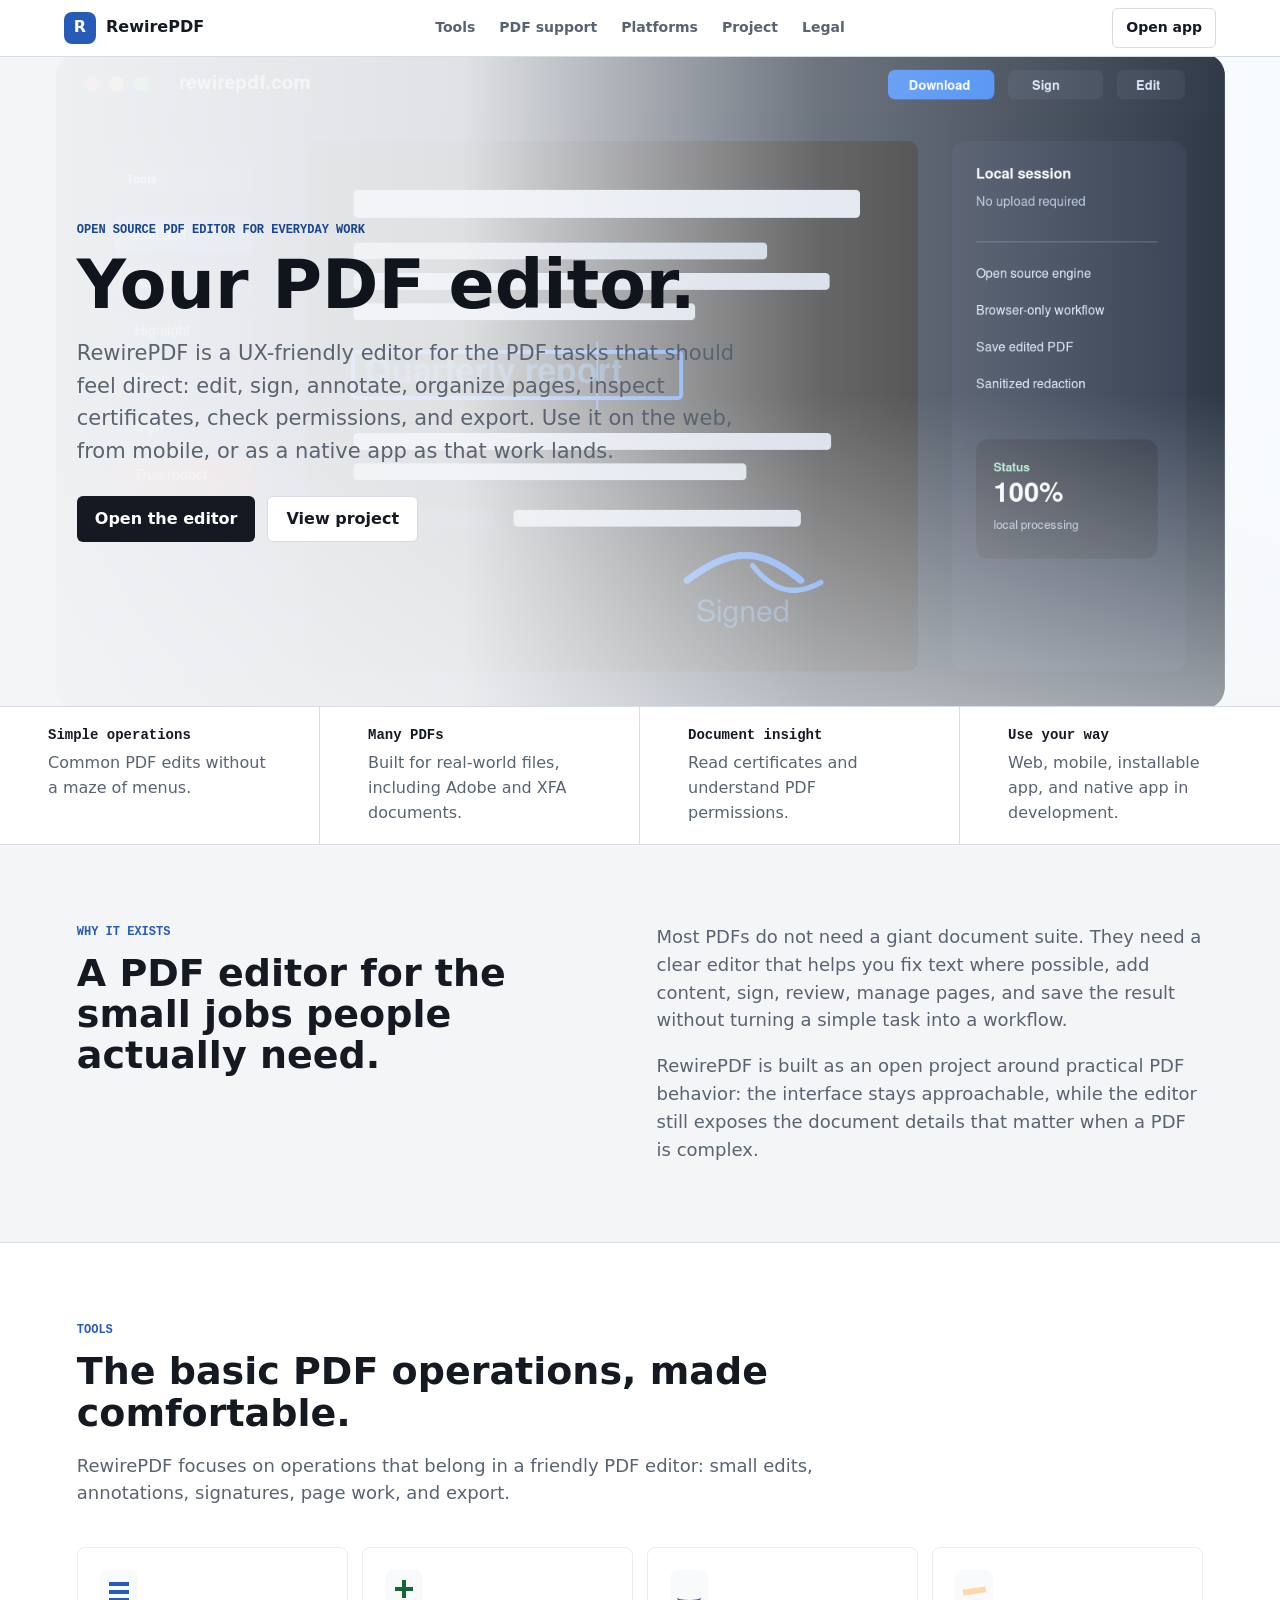
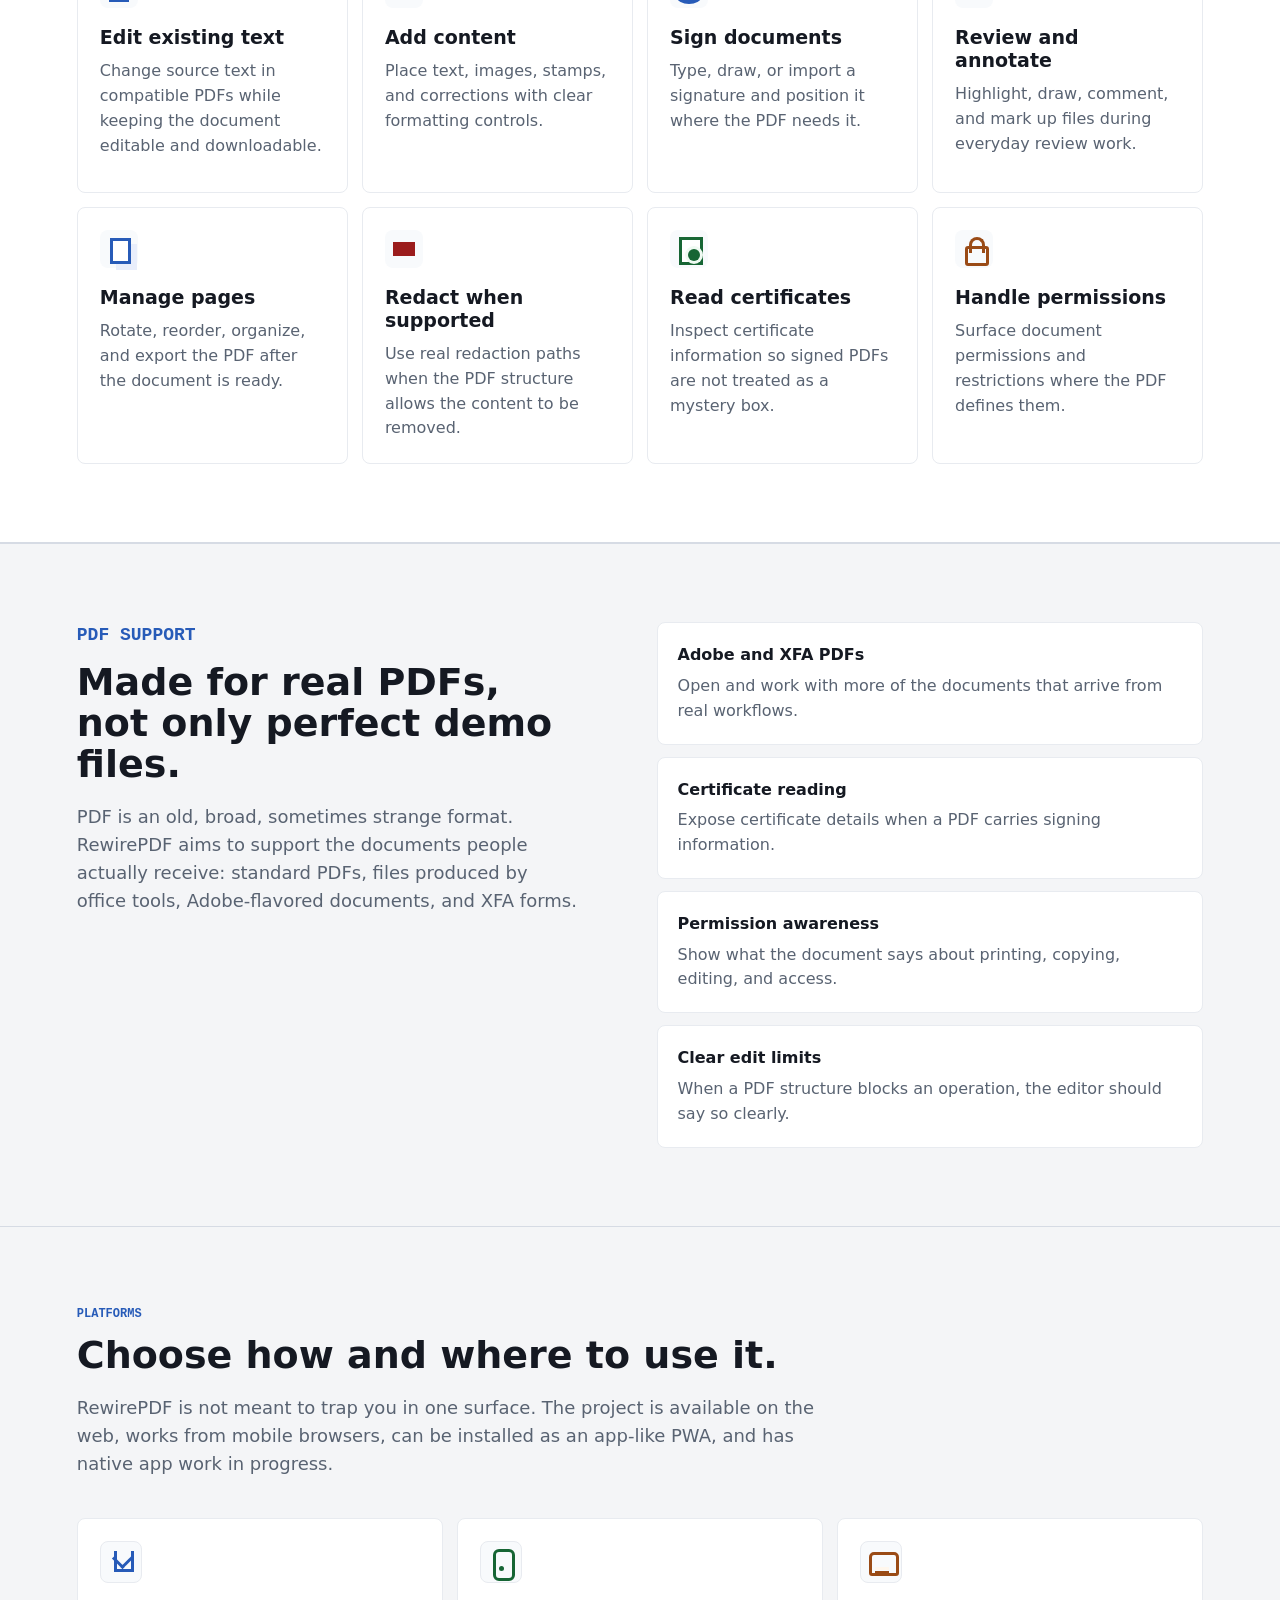
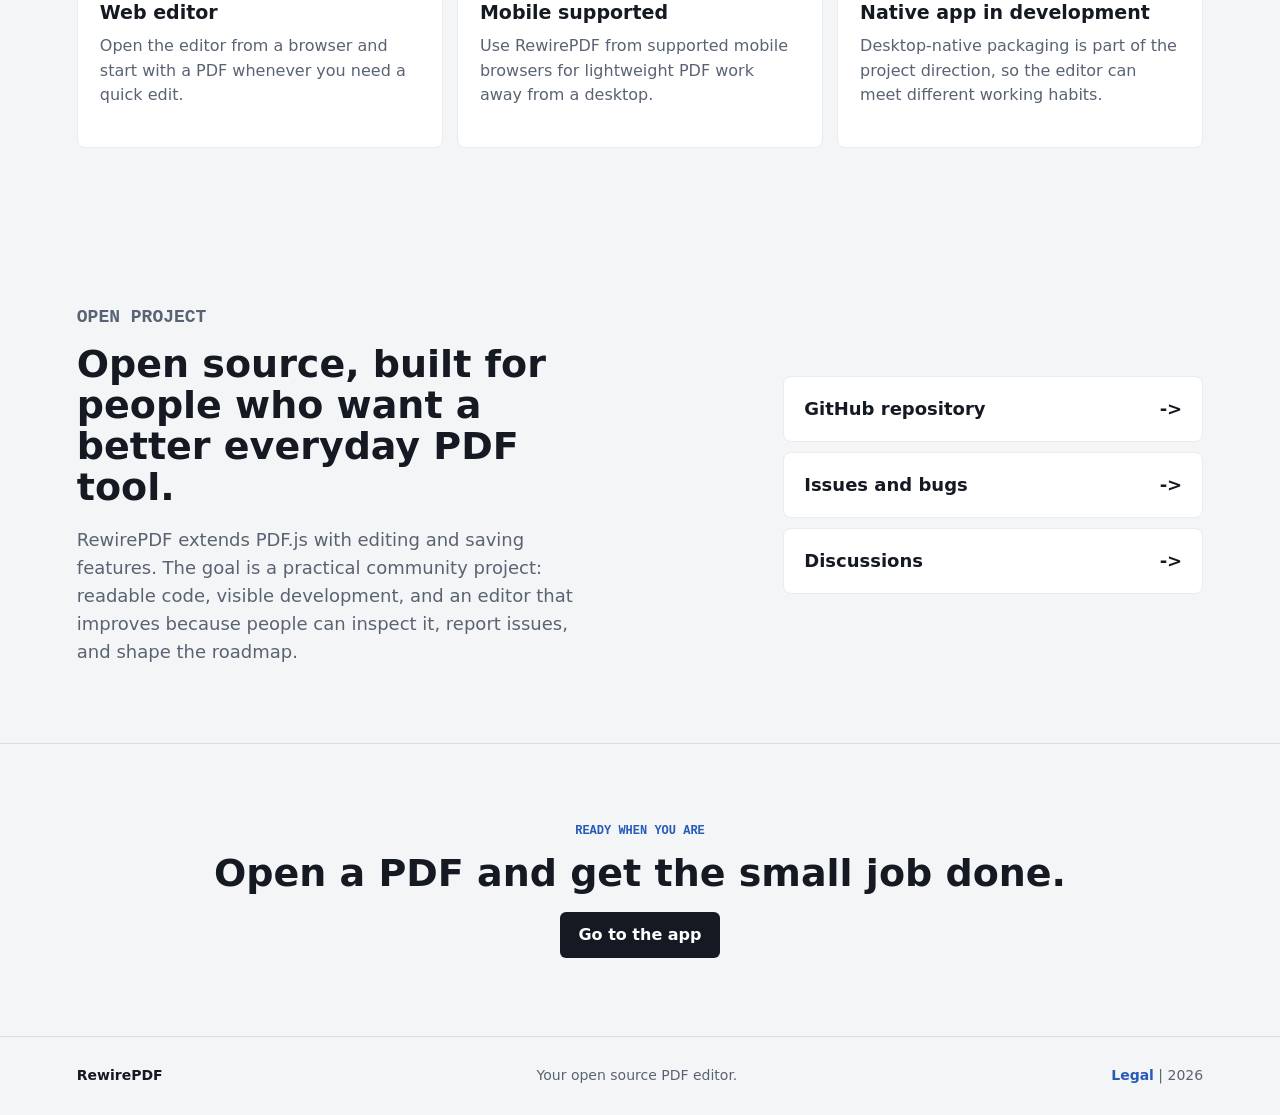
<file: index.html>
<!doctype html>
<html lang="en">
  <head>
    <meta charset="utf-8" />
    <meta name="viewport" content="width=device-width, initial-scale=1" />
    <title>RewirePDF - Your open source PDF editor</title>
    <meta
      name="description"
      content="RewirePDF is a UX-friendly open source PDF editor for everyday PDF operations across web, mobile, and native app work in progress. Edit, sign, organize, inspect certificates, read permissions, and work with many PDFs including Adobe/XFA documents."
    />
    <meta property="og:title" content="RewirePDF" />
    <meta
      property="og:description"
      content="Your open source PDF editor for simple PDF operations, many document types, certificate reading, permissions, web, mobile, and native app work in progress."
    />
    <meta property="og:type" content="website" />
    <meta property="og:image" content="/assets/editor-preview.png" />
    <link rel="canonical" href="https://rewirepdf.com/" />
    <link rel="icon" href="assets/favicon.svg" type="image/svg+xml" />
    <link rel="preload" as="image" href="assets/editor-preview.png" />
    <link rel="stylesheet" href="styles.css" />
  </head>
  <body>
    <header class="site-header">
      <a class="brand" href="#top" aria-label="RewirePDF home">
        <span class="brand-mark" aria-hidden="true">R</span>
        <span>RewirePDF</span>
      </a>
      <nav class="nav" aria-label="Main navigation">
        <a href="#tools">Tools</a>
        <a href="#documents">PDF support</a>
        <a href="#platforms">Platforms</a>
        <a href="#opensource">Project</a>
        <a href="legal.html">Legal</a>
      </nav>
      <div class="header-tools">
        <a class="header-action" href="https://app.rewirepdf.com">Open app</a>
      </div>
    </header>

    <main id="top">
      <section class="hero" aria-labelledby="hero-title">
        <img
          class="hero-image"
          src="assets/editor-preview.png"
          alt="Preview of the RewirePDF editor interface"
          width="1600"
          height="950"
        />
        <div class="hero-shade" aria-hidden="true"></div>
        <div class="hero-content">
          <p class="eyebrow">Open source PDF editor for everyday work</p>
          <h1 id="hero-title">Your PDF editor.</h1>
          <p class="hero-copy">
            RewirePDF is a UX-friendly editor for the PDF tasks that should feel
            direct: edit, sign, annotate, organize pages, inspect certificates,
            check permissions, and export. Use it on the web, from mobile, or as
            a native app as that work lands.
          </p>
          <div class="hero-actions" aria-label="Primary actions">
            <a class="button primary" href="https://app.rewirepdf.com">Open the editor</a>
            <a class="button secondary" href="https://github.com/RabbitHols/pdf.js">View project</a>
          </div>
        </div>
      </section>

      <section class="trust-strip" aria-label="Key points">
        <div>
          <strong>Simple operations</strong>
          <span>Common PDF edits without a maze of menus.</span>
        </div>
        <div>
          <strong>Many PDFs</strong>
          <span>Built for real-world files, including Adobe and XFA documents.</span>
        </div>
        <div>
          <strong>Document insight</strong>
          <span>Read certificates and understand PDF permissions.</span>
        </div>
        <div>
          <strong>Use your way</strong>
          <span>Web, mobile, installable app, and native app in development.</span>
        </div>
      </section>

      <section class="section intro" aria-labelledby="intro-title">
        <div class="section-copy">
          <p class="eyebrow">Why it exists</p>
          <h2 id="intro-title">A PDF editor for the small jobs people actually need.</h2>
        </div>
        <div class="intro-text">
          <p>
            Most PDFs do not need a giant document suite. They need a clear
            editor that helps you fix text where possible, add content, sign,
            review, manage pages, and save the result without turning a simple
            task into a workflow.
          </p>
          <p>
            RewirePDF is built as an open project around practical PDF behavior:
            the interface stays approachable, while the editor still exposes the
            document details that matter when a PDF is complex.
          </p>
        </div>
      </section>

      <section class="section feature-band" id="tools" aria-labelledby="tools-title">
        <div class="section-heading">
          <p class="eyebrow">Tools</p>
          <h2 id="tools-title">The basic PDF operations, made comfortable.</h2>
          <p>
            RewirePDF focuses on operations that belong in a friendly PDF editor:
            small edits, annotations, signatures, page work, and export.
          </p>
        </div>
        <div class="feature-grid">
          <article class="feature-card">
            <span class="icon text-icon" aria-hidden="true"></span>
            <h3>Edit existing text</h3>
            <p>
              Change source text in compatible PDFs while keeping the document
              editable and downloadable.
            </p>
          </article>
          <article class="feature-card">
            <span class="icon add-icon" aria-hidden="true"></span>
            <h3>Add content</h3>
            <p>
              Place text, images, stamps, and corrections with clear formatting
              controls.
            </p>
          </article>
          <article class="feature-card">
            <span class="icon sign-icon" aria-hidden="true"></span>
            <h3>Sign documents</h3>
            <p>
              Type, draw, or import a signature and position it where the PDF
              needs it.
            </p>
          </article>
          <article class="feature-card">
            <span class="icon mark-icon" aria-hidden="true"></span>
            <h3>Review and annotate</h3>
            <p>
              Highlight, draw, comment, and mark up files during everyday review
              work.
            </p>
          </article>
          <article class="feature-card">
            <span class="icon pages-icon" aria-hidden="true"></span>
            <h3>Manage pages</h3>
            <p>
              Rotate, reorder, organize, and export the PDF after the document
              is ready.
            </p>
          </article>
          <article class="feature-card">
            <span class="icon redact-icon" aria-hidden="true"></span>
            <h3>Redact when supported</h3>
            <p>
              Use real redaction paths when the PDF structure allows the content
              to be removed.
            </p>
          </article>
          <article class="feature-card">
            <span class="icon cert-icon" aria-hidden="true"></span>
            <h3>Read certificates</h3>
            <p>
              Inspect certificate information so signed PDFs are not treated as
              a mystery box.
            </p>
          </article>
          <article class="feature-card">
            <span class="icon permission-icon" aria-hidden="true"></span>
            <h3>Handle permissions</h3>
            <p>
              Surface document permissions and restrictions where the PDF defines
              them.
            </p>
          </article>
        </div>
      </section>

      <section class="section document-support" id="documents" aria-labelledby="documents-title">
        <div class="support-panel">
          <p class="eyebrow">PDF support</p>
          <h2 id="documents-title">Made for real PDFs, not only perfect demo files.</h2>
          <p>
            PDF is an old, broad, sometimes strange format. RewirePDF aims to
            support the documents people actually receive: standard PDFs, files
            produced by office tools, Adobe-flavored documents, and XFA forms.
          </p>
        </div>
        <ul class="support-list" aria-label="Supported document capabilities">
          <li>
            <strong>Adobe and XFA PDFs</strong>
            <span>Open and work with more of the documents that arrive from real workflows.</span>
          </li>
          <li>
            <strong>Certificate reading</strong>
            <span>Expose certificate details when a PDF carries signing information.</span>
          </li>
          <li>
            <strong>Permission awareness</strong>
            <span>Show what the document says about printing, copying, editing, and access.</span>
          </li>
          <li>
            <strong>Clear edit limits</strong>
            <span>When a PDF structure blocks an operation, the editor should say so clearly.</span>
          </li>
        </ul>
      </section>

      <section class="section platforms pwa" id="platforms" aria-labelledby="platforms-title">
        <div class="section-heading">
          <p class="eyebrow">Platforms</p>
          <h2 id="platforms-title">Choose how and where to use it.</h2>
          <p>
            RewirePDF is not meant to trap you in one surface. The project is
            available on the web, works from mobile browsers, can be installed
            as an app-like PWA, and has native app work in progress.
          </p>
        </div>
        <div class="pwa-grid">
          <article class="pwa-card">
            <span class="pwa-icon web-icon" aria-hidden="true"></span>
            <h3>Web editor</h3>
            <p>
              Open the editor from a browser and start with a PDF whenever you
              need a quick edit.
            </p>
          </article>
          <article class="pwa-card">
            <span class="pwa-icon mobile-icon" aria-hidden="true"></span>
            <h3>Mobile supported</h3>
            <p>
              Use RewirePDF from supported mobile browsers for lightweight PDF
              work away from a desktop.
            </p>
          </article>
          <article class="pwa-card">
            <span class="pwa-icon native-icon" aria-hidden="true"></span>
            <h3>Native app in development</h3>
            <p>
              Desktop-native packaging is part of the project direction, so the
              editor can meet different working habits.
            </p>
          </article>
        </div>
      </section>

      <section class="section opensource" id="opensource" aria-labelledby="opensource-title">
        <div>
          <p class="eyebrow">Open project</p>
          <h2 id="opensource-title">Open source, built for people who want a better everyday PDF tool.</h2>
          <p>
            RewirePDF extends PDF.js with editing and saving features. The goal
            is a practical community project: readable code, visible development,
            and an editor that improves because people can inspect it, report
            issues, and shape the roadmap.
          </p>
        </div>
        <div class="source-actions" aria-label="Project links">
          <a class="source-link" href="https://github.com/RabbitHols/pdf.js">
            <span>GitHub repository</span>
            <span aria-hidden="true">-></span>
          </a>
          <a class="source-link" href="https://github.com/RabbitHols/pdf.js/issues">
            <span>Issues and bugs</span>
            <span aria-hidden="true">-></span>
          </a>
          <a class="source-link" href="https://github.com/RabbitHols/pdf.js/discussions">
            <span>Discussions</span>
            <span aria-hidden="true">-></span>
          </a>
        </div>
      </section>

      <section class="section final-cta" aria-labelledby="final-title">
        <p class="eyebrow">Ready when you are</p>
        <h2 id="final-title">Open a PDF and get the small job done.</h2>
        <a class="button primary" href="https://app.rewirepdf.com">Go to the app</a>
      </section>
    </main>

    <footer class="site-footer">
      <span>RewirePDF</span>
      <span>Your open source PDF editor.</span>
      <span><a href="legal.html">Legal</a> | <span id="year"></span></span>
    </footer>

    <script src="script.js"></script>
  </body>
</html>
</file>
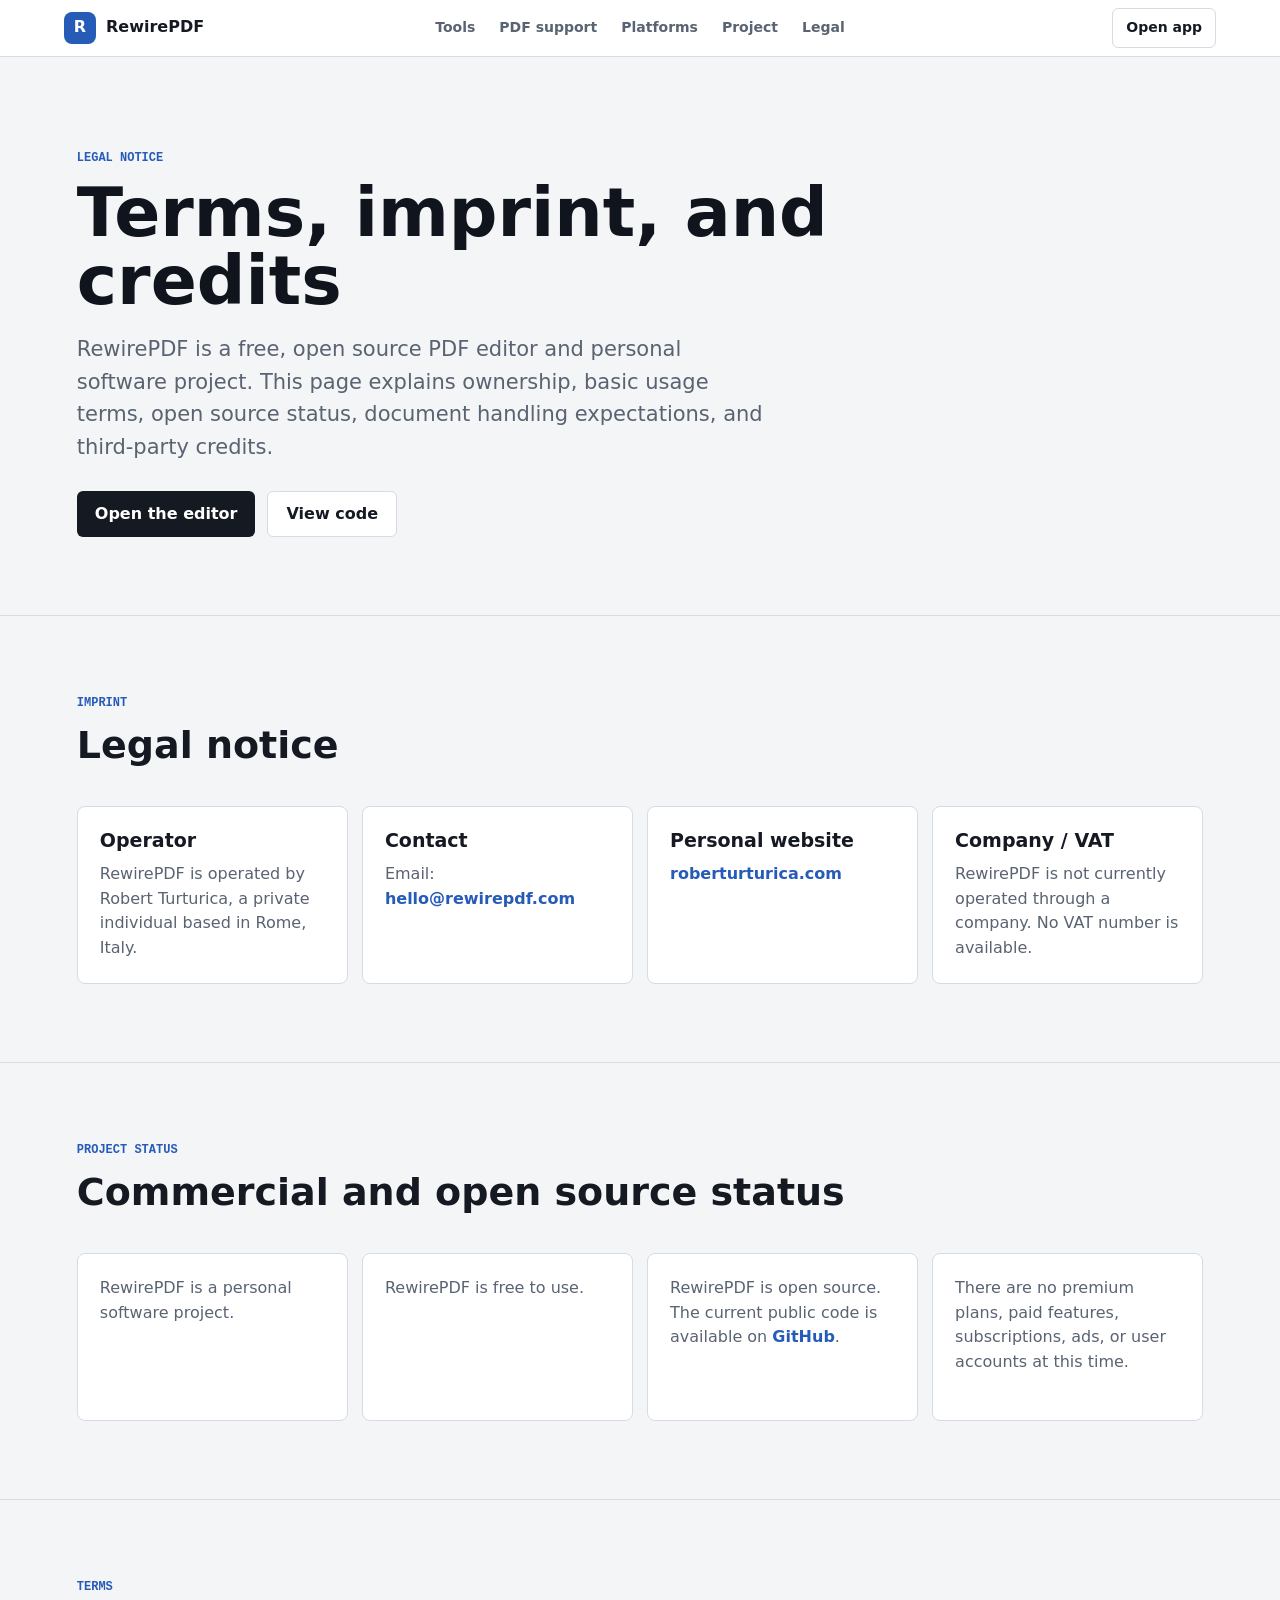
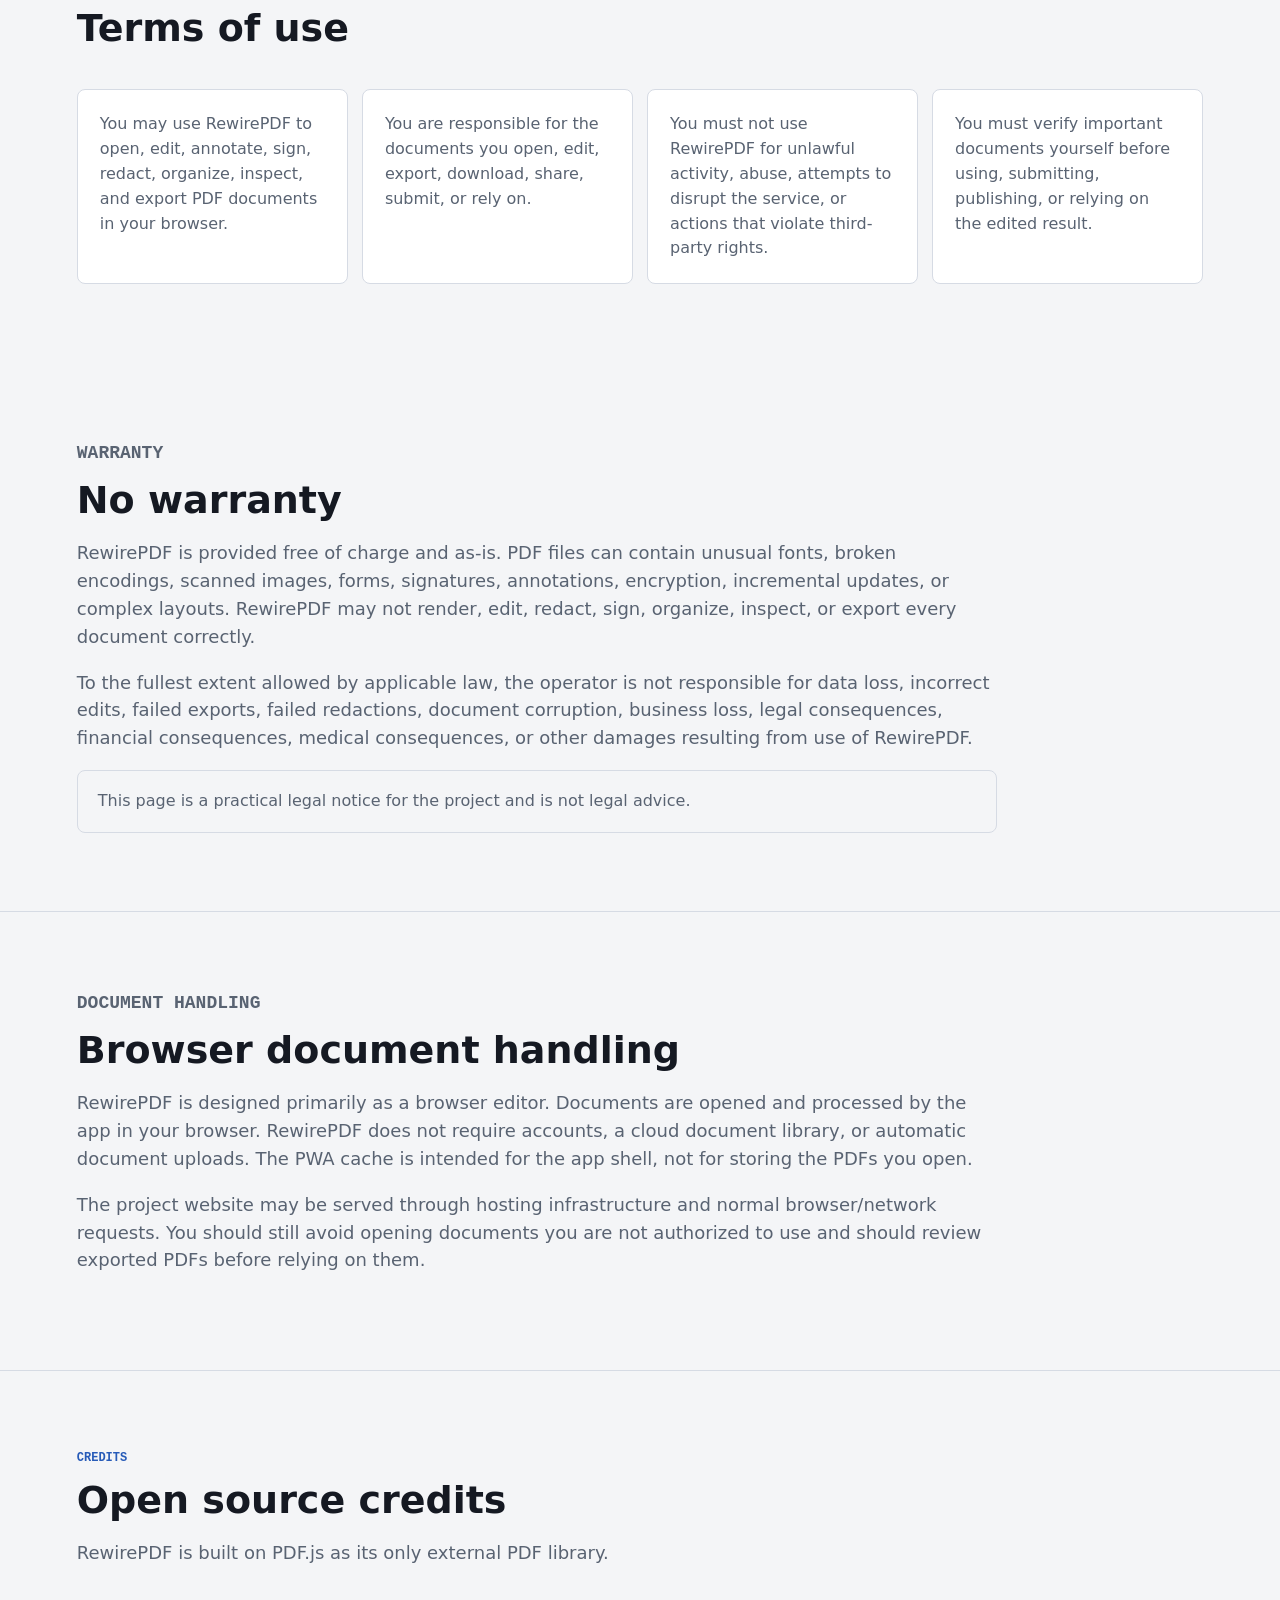
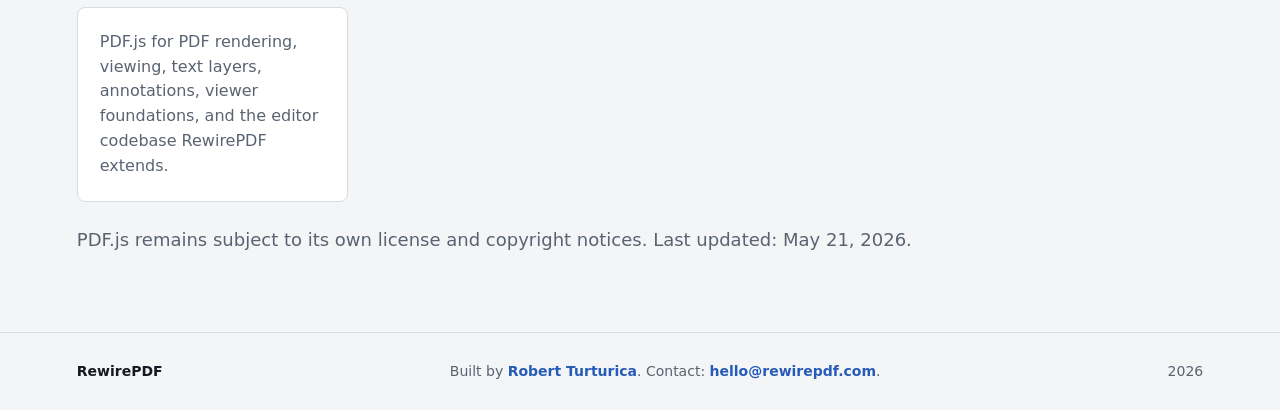
<file: legal.html>
<!doctype html>
<html lang="en">
  <head>
    <meta charset="utf-8" />
    <meta name="viewport" content="width=device-width, initial-scale=1" />
    <title>Legal Notice, Terms, and Credits - RewirePDF</title>
    <meta
      name="description"
      content="Legal notice, basic terms of use, ownership, open source status, document handling summary, and third-party credits for RewirePDF."
    />
    <meta name="robots" content="index, follow" />
    <meta property="og:title" content="Legal Notice, Terms, and Credits - RewirePDF" />
    <meta
      property="og:description"
      content="RewirePDF is a free, open source PDF editor operated as a personal software project."
    />
    <meta property="og:type" content="website" />
    <meta property="og:url" content="https://rewirepdf.com/legal.html" />
    <meta property="og:image" content="https://rewirepdf.com/assets/editor-preview.png" />
    <meta name="twitter:card" content="summary_large_image" />
    <meta name="twitter:title" content="Legal Notice, Terms, and Credits - RewirePDF" />
    <meta
      name="twitter:description"
      content="Legal notice, terms of use, and open source credits for RewirePDF."
    />
    <meta name="twitter:image" content="https://rewirepdf.com/assets/editor-preview.png" />
    <link rel="canonical" href="https://rewirepdf.com/legal.html" />
    <link rel="icon" href="assets/favicon.svg" type="image/svg+xml" />
    <link rel="stylesheet" href="styles.css" />
  </head>
  <body>
    <header class="site-header">
      <a class="brand" href="index.html" aria-label="RewirePDF home">
        <span class="brand-mark" aria-hidden="true">R</span>
        <span>RewirePDF</span>
      </a>
      <nav class="nav" aria-label="Main navigation">
        <a href="index.html#tools">Tools</a>
        <a href="index.html#documents">PDF support</a>
        <a href="index.html#platforms">Platforms</a>
        <a href="index.html#opensource">Project</a>
        <a href="legal.html" aria-current="page">Legal</a>
      </nav>
      <div class="header-tools">
        <a class="header-action" href="https://app.rewirepdf.com">Open app</a>
      </div>
    </header>

    <main>
      <section class="legal-hero" aria-labelledby="legal-title">
        <p class="eyebrow">Legal notice</p>
        <h1 id="legal-title">Terms, imprint, and credits</h1>
        <p class="hero-copy">
          RewirePDF is a free, open source PDF editor and personal software
          project. This page explains ownership, basic usage terms, open source
          status, document handling expectations, and third-party credits.
        </p>
        <div class="hero-actions" aria-label="Legal page actions">
          <a class="button primary" href="https://app.rewirepdf.com">Open the editor</a>
          <a class="button secondary" href="https://github.com/RabbitHols/pdf.js">View code</a>
        </div>
      </section>

      <section class="section legal-section" aria-labelledby="imprint-title">
        <div class="section-heading">
          <p class="eyebrow">Imprint</p>
          <h2 id="imprint-title">Legal notice</h2>
        </div>
        <div class="legal-grid">
          <article class="legal-card">
            <h3>Operator</h3>
            <p>RewirePDF is operated by Robert Turturica, a private individual based in Rome, Italy.</p>
          </article>
          <article class="legal-card">
            <h3>Contact</h3>
            <p>Email: <a href="mailto:hello@rewirepdf.com">hello@rewirepdf.com</a></p>
          </article>
          <article class="legal-card">
            <h3>Personal website</h3>
            <p>
              <a href="https://roberturturica.com/" target="_blank" rel="noopener">
                roberturturica.com
              </a>
            </p>
          </article>
          <article class="legal-card">
            <h3>Company / VAT</h3>
            <p>RewirePDF is not currently operated through a company. No VAT number is available.</p>
          </article>
        </div>
      </section>

      <section class="section legal-section legal-soft" aria-labelledby="status-title">
        <div class="section-heading">
          <p class="eyebrow">Project status</p>
          <h2 id="status-title">Commercial and open source status</h2>
        </div>
        <div class="legal-grid">
          <article class="legal-card"><p>RewirePDF is a personal software project.</p></article>
          <article class="legal-card"><p>RewirePDF is free to use.</p></article>
          <article class="legal-card">
            <p>
              RewirePDF is open source. The current public code is available on
              <a href="https://github.com/RabbitHols/pdf.js">GitHub</a>.
            </p>
          </article>
          <article class="legal-card">
            <p>There are no premium plans, paid features, subscriptions, ads, or user accounts at this time.</p>
          </article>
        </div>
      </section>

      <section class="section legal-section" aria-labelledby="terms-title">
        <div class="section-heading">
          <p class="eyebrow">Terms</p>
          <h2 id="terms-title">Terms of use</h2>
        </div>
        <div class="legal-grid">
          <article class="legal-card">
            <p>You may use RewirePDF to open, edit, annotate, sign, redact, organize, inspect, and export PDF documents in your browser.</p>
          </article>
          <article class="legal-card">
            <p>You are responsible for the documents you open, edit, export, download, share, submit, or rely on.</p>
          </article>
          <article class="legal-card">
            <p>You must not use RewirePDF for unlawful activity, abuse, attempts to disrupt the service, or actions that violate third-party rights.</p>
          </article>
          <article class="legal-card">
            <p>You must verify important documents yourself before using, submitting, publishing, or relying on the edited result.</p>
          </article>
        </div>
      </section>

      <section class="section legal-text" aria-labelledby="warranty-title">
        <p class="eyebrow">Warranty</p>
        <h2 id="warranty-title">No warranty</h2>
        <p>
          RewirePDF is provided free of charge and as-is. PDF files can contain
          unusual fonts, broken encodings, scanned images, forms, signatures,
          annotations, encryption, incremental updates, or complex layouts.
          RewirePDF may not render, edit, redact, sign, organize, inspect, or
          export every document correctly.
        </p>
        <p>
          To the fullest extent allowed by applicable law, the operator is not
          responsible for data loss, incorrect edits, failed exports, failed
          redactions, document corruption, business loss, legal consequences,
          financial consequences, medical consequences, or other damages
          resulting from use of RewirePDF.
        </p>
        <div class="legal-note">
          <p>This page is a practical legal notice for the project and is not legal advice.</p>
        </div>
      </section>

      <section class="section legal-text legal-soft" aria-labelledby="document-handling-title">
        <p class="eyebrow">Document handling</p>
        <h2 id="document-handling-title">Browser document handling</h2>
        <p>
          RewirePDF is designed primarily as a browser editor. Documents are
          opened and processed by the app in your browser. RewirePDF does not require
          accounts, a cloud document library, or automatic document uploads. The
          PWA cache is intended for the app shell, not for storing the PDFs you
          open.
        </p>
        <p>
          The project website may be served through hosting infrastructure and
          normal browser/network requests. You should still avoid opening
          documents you are not authorized to use and should review exported PDFs
          before relying on them.
        </p>
      </section>

      <section class="section legal-section" aria-labelledby="credits-title">
        <div class="section-heading">
          <p class="eyebrow">Credits</p>
          <h2 id="credits-title">Open source credits</h2>
          <p>
            RewirePDF is built on PDF.js as its only external PDF library.
          </p>
        </div>
        <div class="legal-grid">
          <article class="legal-card">
            <p>PDF.js for PDF rendering, viewing, text layers, annotations, viewer foundations, and the editor codebase RewirePDF extends.</p>
          </article>
        </div>
        <p class="legal-footnote">
          PDF.js remains subject to its own license and copyright notices. Last
          updated: May 21, 2026.
        </p>
      </section>
    </main>

    <footer class="site-footer">
      <span>RewirePDF</span>
      <span>
        Built by
        <a href="https://roberturturica.com/" target="_blank" rel="noopener">Robert Turturica</a>.
        Contact: <a href="mailto:hello@rewirepdf.com">hello@rewirepdf.com</a>.
      </span>
      <span>2026</span>
    </footer>
  </body>
</html>
</file>
<file: styles.css>
:root {
  color-scheme: light;
  --accent: #275bb8;
  --accent-strong: #17458f;
  --accent-soft: #e9eefb;
  --blue: var(--accent);
  --blue-dark: var(--accent-strong);
  --blue-soft: var(--accent-soft);
  --text: #151922;
  --text-strong: #10141d;
  --ink: var(--text);
  --muted: #596372;
  --line: #d6dbe4;
  --line-soft: #e8ebf0;
  --panel: #ffffff;
  --panel-raised: #ffffff;
  --paper: var(--panel);
  --workspace: #f4f5f7;
  --soft: var(--workspace);
  --sidebar: #ffffff;
  --field: #f8fafc;
  --field-focus: #ffffff;
  --hover: #f3f4f6;
  --hover-strong: #eceff3;
  --active: #e8eefc;
  --button-bg: #f8fafc;
  --button-hover: #eceff3;
  --primary-button-bg: #151922;
  --primary-button-text: #ffffff;
  --primary-button-hover: #2c3442;
  --primary-button-hover-text: #ffffff;
  --pdf-shadow: 0 18px 40px rgba(17, 24, 39, 0.15);
  --panel-shadow: 0 14px 28px rgba(17, 24, 39, 0.12);
  --focus-ring: 0 0 0 2px rgba(39, 91, 184, 0.18);
  --danger: #9b1c1c;
  --danger-bg: #fff1f0;
  --danger-line: #f2b8b5;
  --success: #166534;
  --success-bg: #effaf2;
  --success-line: #b7d9c1;
  --warning: #9a4b16;
  --warning-bg: #fff7ed;
  --warning-line: #fed7aa;
  --teal: var(--success);
  --amber: var(--warning);
  --red: var(--danger);
  --navy: var(--primary-button-bg);
  --radius: 8px;
  --shadow: var(--panel-shadow);
  --topbar: 52px;
  font-family:
    "Hanken Grotesk",
    Inter,
    ui-sans-serif,
    system-ui,
    -apple-system,
    BlinkMacSystemFont,
    "Segoe UI",
    sans-serif;
}

* {
  box-sizing: border-box;
}

html {
  scroll-behavior: smooth;
}

body {
  margin: 0;
  background: var(--workspace);
  color: var(--ink);
  font-size: 16px;
  line-height: 1.55;
}

a {
  color: inherit;
  text-decoration: none;
}

.site-header {
  position: sticky;
  top: 0;
  z-index: 20;
  display: grid;
  grid-template-columns: 1fr auto 1fr;
  align-items: center;
  gap: 28px;
  min-height: 52px;
  padding: 8px clamp(18px, 5vw, 72px);
  border-bottom: 1px solid var(--line);
  background: var(--panel);
}

.brand,
.nav,
.hero-actions,
.header-tools,
.site-footer {
  display: flex;
  align-items: center;
}

.brand {
  gap: 10px;
  width: max-content;
  font-weight: 800;
}

.brand-mark {
  display: grid;
  width: 32px;
  height: 32px;
  place-items: center;
  border-radius: var(--radius);
  background: var(--blue);
  color: var(--panel);
}

.nav {
  gap: 24px;
  justify-content: center;
  color: var(--muted);
  font-size: 14px;
  font-weight: 600;
}

.nav a,
.header-action {
  transition:
    color 160ms ease,
    background-color 160ms ease,
    border-color 160ms ease,
    transform 160ms ease;
}

.nav a:hover {
  color: var(--ink);
}

.header-action {
  justify-self: end;
  padding: 8px 13px;
  border: 1px solid var(--line);
  border-radius: 6px;
  color: var(--ink);
  font-size: 14px;
  font-weight: 700;
}

.header-tools {
  justify-self: end;
  gap: 10px;
}

.header-action:hover {
  border-color: var(--accent);
  background: var(--hover);
}

.hero {
  position: relative;
  min-height: min(650px, calc(100svh - 52px));
  overflow: hidden;
  display: grid;
  align-items: center;
  padding: clamp(74px, 10vh, 118px) clamp(20px, 6vw, 92px);
  border-bottom: 1px solid var(--line);
  background: var(--workspace);
}

.hero-image,
.hero-shade {
  position: absolute;
  inset: 0;
  width: 100%;
  height: 100%;
}

.hero-image {
  object-fit: cover;
  object-position: center right;
  opacity: 0.88;
  filter: saturate(1.04) contrast(1.04);
}

.hero-shade {
  background:
    linear-gradient(90deg, rgb(244 245 247 / 98%) 0%, rgb(244 245 247 / 90%) 36%, rgb(244 245 247 / 34%) 64%, rgb(244 245 247 / 0%) 100%),
    linear-gradient(0deg, rgb(244 245 247 / 54%) 0%, rgb(244 245 247 / 0%) 48%);
}

.hero-content {
  position: relative;
  max-width: 760px;
  color: var(--ink);
}

.eyebrow {
  margin: 0 0 12px;
  color: var(--blue);
  font-family:
    ui-monospace, SFMono-Regular, "SF Mono", Consolas, "Liberation Mono",
    monospace;
  font-size: 12px;
  font-weight: 700;
  text-transform: uppercase;
}

.hero .eyebrow {
  color: var(--blue-dark);
}

h1,
h2,
h3,
p {
  margin-top: 0;
}

h1 {
  margin-bottom: 18px;
  color: var(--text-strong);
  font-size: 68px;
  line-height: 1;
}

h2 {
  max-width: 860px;
  margin-bottom: 18px;
  font-size: 38px;
  line-height: 1.08;
}

h3 {
  margin-bottom: 10px;
  font-size: 19px;
  line-height: 1.2;
}

.hero-copy {
  max-width: 700px;
  margin-bottom: 28px;
  color: var(--muted);
  font-size: 21px;
}

.hero-actions {
  flex-wrap: wrap;
  gap: 12px;
}

.button {
  display: inline-flex;
  min-height: 46px;
  align-items: center;
  justify-content: center;
  padding: 12px 18px;
  border-radius: 6px;
  font-weight: 800;
  line-height: 1;
  transition:
    background-color 160ms ease,
    border-color 160ms ease,
    transform 160ms ease;
}

.button:hover,
.source-link:hover,
.feature-card:hover {
  transform: translateY(-1px);
}

.button.primary {
  background: var(--primary-button-bg);
  color: var(--primary-button-text);
}

.button.primary:hover {
  background: var(--primary-button-hover);
  color: var(--primary-button-hover-text);
}

.button.secondary {
  border: 1px solid var(--line);
  background: var(--panel);
  color: var(--ink);
}

.button.secondary:hover {
  border-color: var(--accent);
  background: var(--hover);
}

.trust-strip {
  display: grid;
  grid-template-columns: repeat(4, 1fr);
  border-bottom: 1px solid var(--line);
  background: var(--panel);
}

.trust-strip div {
  padding: 18px clamp(18px, 4vw, 48px);
  border-right: 1px solid var(--line);
}

.trust-strip div:last-child {
  border-right: 0;
}

.trust-strip strong,
.trust-strip span {
  display: block;
}

.trust-strip strong {
  margin-bottom: 5px;
  font-family:
    ui-monospace, SFMono-Regular, "SF Mono", Consolas, "Liberation Mono",
    monospace;
  font-size: 14px;
}

.trust-strip span {
  color: var(--muted);
}

.section {
  padding: 78px clamp(20px, 6vw, 92px);
}

.intro,
.document-support,
.opensource {
  display: grid;
  grid-template-columns: minmax(0, 0.92fr) minmax(320px, 1fr);
  gap: clamp(34px, 6vw, 88px);
  align-items: start;
}

.intro-text,
.support-panel p,
.opensource p {
  color: var(--muted);
  font-size: 18px;
}

.intro-text p:last-child,
.support-panel p:last-child,
.opensource p:last-child {
  margin-bottom: 0;
}

.feature-band {
  background: var(--panel);
  border-block: 1px solid var(--line);
}

.pwa,
.platforms {
  background: var(--workspace);
}

.pwa .section-heading p:not(.eyebrow) {
  max-width: 760px;
  color: var(--muted);
  font-size: 18px;
}

.pwa-grid {
  display: grid;
  grid-template-columns: repeat(3, minmax(0, 1fr));
  gap: 14px;
}

.pwa-card {
  min-height: 230px;
  padding: 22px;
  border: 1px solid var(--line-soft);
  border-radius: var(--radius);
  background: var(--panel);
}

.pwa-card p {
  margin-bottom: 0;
  color: var(--muted);
}

.pwa-icon {
  position: relative;
  display: block;
  width: 42px;
  height: 42px;
  margin-bottom: 18px;
  border: 1px solid var(--line-soft);
  border-radius: var(--radius);
  background: var(--button-bg);
}

.pwa-icon::before,
.pwa-icon::after {
  position: absolute;
  content: "";
}

.install-icon::before,
.web-icon::before {
  left: 13px;
  top: 9px;
  width: 14px;
  height: 18px;
  border: 3px solid var(--blue);
  border-top: 0;
}

.install-icon::after,
.web-icon::after {
  left: 14px;
  top: 9px;
  width: 12px;
  height: 12px;
  border-right: 3px solid var(--blue);
  border-bottom: 3px solid var(--blue);
  transform: rotate(45deg);
}

.offline-icon::before {
  left: 8px;
  top: 13px;
  width: 24px;
  height: 14px;
  border: 3px solid var(--teal);
  border-top-color: transparent;
  border-radius: 0 0 18px 18px;
}

.offline-icon::after {
  left: 12px;
  top: 18px;
  width: 18px;
  height: 3px;
  background: var(--teal);
  transform: rotate(-38deg);
}

.local-file-icon::before {
  left: 12px;
  top: 8px;
  width: 16px;
  height: 24px;
  border: 3px solid var(--amber);
  background: var(--panel);
}

.local-file-icon::after {
  right: 11px;
  top: 8px;
  border-top: 9px solid var(--amber);
  border-left: 9px solid transparent;
}

.mobile-icon::before {
  left: 12px;
  top: 7px;
  width: 16px;
  height: 26px;
  border: 3px solid var(--teal);
  border-radius: 6px;
}

.mobile-icon::after {
  left: 18px;
  bottom: 11px;
  width: 5px;
  height: 5px;
  border-radius: 50%;
  background: var(--teal);
}

.native-icon::before {
  left: 8px;
  top: 10px;
  width: 24px;
  height: 18px;
  border: 3px solid var(--amber);
  border-radius: 5px 5px 3px 3px;
}

.native-icon::after {
  left: 14px;
  bottom: 8px;
  width: 14px;
  height: 3px;
  background: var(--amber);
  box-shadow: 0 -4px 0 var(--warning-bg);
}

.section-heading {
  max-width: 820px;
  margin-bottom: 40px;
}

.section-heading > p:not(.eyebrow) {
  max-width: 760px;
  color: var(--muted);
  font-size: 18px;
}

.feature-grid {
  display: grid;
  grid-template-columns: repeat(4, minmax(0, 1fr));
  gap: 14px;
}

.feature-card {
  min-height: 246px;
  padding: 22px;
  border: 1px solid var(--line-soft);
  border-radius: var(--radius);
  background: var(--panel);
  box-shadow: none;
  transition:
    transform 160ms ease,
    box-shadow 160ms ease,
    border-color 160ms ease;
}

.feature-card:hover {
  border-color: var(--accent);
  box-shadow: none;
}

.feature-card p {
  margin-bottom: 0;
  color: var(--muted);
}

.icon {
  display: block;
  width: 38px;
  height: 38px;
  margin-bottom: 18px;
  border-radius: var(--radius);
  background: var(--button-bg);
  position: relative;
}

.icon::before,
.icon::after {
  content: "";
  position: absolute;
}

.text-icon::before {
  inset: 12px 9px auto;
  height: 4px;
  background: var(--blue);
  box-shadow:
    0 8px 0 var(--blue),
    0 16px 0 var(--blue);
}

.add-icon::before {
  width: 18px;
  height: 4px;
  left: 10px;
  top: 17px;
  background: var(--teal);
}

.add-icon::after {
  width: 4px;
  height: 18px;
  left: 17px;
  top: 10px;
  background: var(--teal);
}

.sign-icon::before {
  left: 7px;
  top: 21px;
  width: 24px;
  height: 9px;
  border-bottom: 4px solid var(--blue);
  border-radius: 50%;
}

.redact-icon::before {
  left: 8px;
  top: 12px;
  width: 22px;
  height: 14px;
  background: var(--red);
}

.mark-icon::before {
  left: 8px;
  top: 18px;
  width: 23px;
  height: 6px;
  background: var(--warning-line);
  transform: rotate(-8deg);
}

.image-icon::before {
  inset: 9px;
  border: 3px solid var(--teal);
}

.image-icon::after {
  left: 13px;
  top: 22px;
  width: 14px;
  height: 9px;
  background: var(--teal);
  clip-path: polygon(0 100%, 42% 30%, 62% 55%, 82% 20%, 100% 100%);
}

.comment-icon::before {
  inset: 9px 8px 12px;
  border-radius: 6px;
  background: var(--amber);
}

.comment-icon::after {
  left: 14px;
  bottom: 8px;
  border-top: 8px solid var(--amber);
  border-right: 8px solid transparent;
}

.pages-icon::before {
  left: 10px;
  top: 8px;
  width: 15px;
  height: 20px;
  border: 3px solid var(--blue);
  background: var(--panel);
  box-shadow: 6px 6px 0 var(--accent-soft);
}

.cert-icon::before {
  left: 9px;
  top: 7px;
  width: 18px;
  height: 22px;
  border: 3px solid var(--teal);
  background: var(--panel);
}

.cert-icon::after {
  right: 8px;
  bottom: 7px;
  width: 12px;
  height: 12px;
  border-radius: 50%;
  background: var(--teal);
  box-shadow: 0 0 0 3px var(--success-bg);
}

.permission-icon::before {
  left: 10px;
  top: 16px;
  width: 18px;
  height: 14px;
  border: 3px solid var(--amber);
  border-radius: 3px;
}

.permission-icon::after {
  left: 14px;
  top: 7px;
  width: 10px;
  height: 13px;
  border: 3px solid var(--amber);
  border-bottom: 0;
  border-radius: 10px 10px 0 0;
}

.document-support {
  border-block: 1px solid var(--line);
  background: var(--workspace);
  color: var(--ink);
}

.document-support .eyebrow {
  color: var(--blue);
}

.support-panel p {
  color: var(--muted);
}

.support-list {
  display: grid;
  gap: 12px;
  margin: 0;
  padding: 0;
  list-style: none;
}

.support-list li {
  padding: 20px;
  border: 1px solid var(--line-soft);
  border-radius: var(--radius);
  background: var(--panel);
}

.support-list strong,
.support-list span {
  display: block;
}

.support-list strong {
  margin-bottom: 6px;
}

.support-list span {
  color: var(--muted);
}

.opensource {
  align-items: center;
}

.source-link {
  display: flex;
  width: 100%;
  align-items: center;
  justify-content: space-between;
  padding: 18px 20px;
  border: 1px solid var(--line-soft);
  border-radius: var(--radius);
  background: var(--panel);
  color: var(--ink);
  font-size: 18px;
  font-weight: 850;
  transition:
    transform 160ms ease,
    border-color 160ms ease,
    background-color 160ms ease;
}

.source-actions {
  justify-self: end;
  display: grid;
  width: min(100%, 420px);
  gap: 10px;
}

.source-link:hover {
  border-color: var(--accent);
  background: var(--hover);
}

.final-cta {
  text-align: center;
  background: var(--workspace);
  border-top: 1px solid var(--line);
}

.final-cta h2 {
  margin-right: auto;
  margin-left: auto;
}

.final-cta .button {
  min-width: 150px;
}

.site-footer {
  justify-content: space-between;
  gap: 20px;
  padding: 28px clamp(20px, 6vw, 92px);
  border-top: 1px solid var(--line);
  color: var(--muted);
  font-size: 14px;
}

.site-footer span:first-child {
  color: var(--ink);
  font-weight: 800;
}

.site-footer a,
.legal-card a,
.legal-text a,
.legal-footnote a {
  color: var(--blue);
  font-weight: 700;
}

.legal-hero {
  padding: 92px clamp(20px, 6vw, 92px) 78px;
  border-bottom: 1px solid var(--line);
  background: var(--soft);
}

.legal-hero h1 {
  max-width: 900px;
}

.legal-section .section-heading p:not(.eyebrow) {
  max-width: 760px;
  color: var(--muted);
  font-size: 18px;
}

.legal-soft {
  border-block: 1px solid var(--line);
  background: var(--soft);
}

.legal-grid {
  display: grid;
  grid-template-columns: repeat(4, minmax(0, 1fr));
  gap: 14px;
}

.legal-card {
  min-height: 168px;
  padding: 22px;
  border: 1px solid var(--line);
  border-radius: var(--radius);
  background: var(--panel);
}

.legal-card p {
  margin-bottom: 0;
  color: var(--muted);
}

.legal-text {
  max-width: none;
}

.legal-text h2,
.legal-text p,
.legal-note,
.legal-footnote {
  max-width: 920px;
}

.legal-text p,
.legal-footnote {
  color: var(--muted);
  font-size: 18px;
}

.legal-note {
  padding: 18px 20px;
  border: 1px solid var(--line);
  border-radius: var(--radius);
  background: var(--soft);
}

.legal-soft .legal-note {
  background: var(--panel);
}

.legal-note p {
  margin-bottom: 0;
  font-size: 16px;
}

.legal-footnote {
  margin-top: 24px;
  margin-bottom: 0;
}

@media (max-width: 1100px) {
  .feature-grid {
    grid-template-columns: repeat(2, minmax(0, 1fr));
  }

  .legal-grid {
    grid-template-columns: repeat(2, minmax(0, 1fr));
  }

  .pwa-grid {
    grid-template-columns: 1fr;
  }

  .intro,
  .document-support,
  .opensource {
    grid-template-columns: 1fr;
  }

  .source-actions {
    justify-self: start;
  }
}

@media (max-width: 760px) {
  .site-header {
    grid-template-columns: 1fr auto;
    gap: 14px;
  }

  .nav {
    display: none;
  }

  .header-tools {
    gap: 8px;
  }

  .hero {
    min-height: 620px;
    padding: 96px 20px 42px;
  }

  .hero-image {
    object-position: 58% center;
  }

  .hero-shade {
    background:
      linear-gradient(90deg, rgb(244 245 247 / 99%) 0%, rgb(244 245 247 / 90%) 70%, rgb(244 245 247 / 74%) 100%),
      linear-gradient(0deg, rgb(244 245 247 / 96%) 0%, rgb(244 245 247 / 0%) 48%);
  }

  h1 {
    font-size: 46px;
  }

  h2 {
    font-size: 32px;
  }

  .hero-copy,
  .intro-text,
  .support-panel p,
  .opensource p {
    font-size: 17px;
  }

  .button {
    width: 100%;
  }

  .trust-strip {
    grid-template-columns: 1fr;
  }

  .trust-strip div {
    border-right: 0;
    border-bottom: 1px solid var(--line);
  }

  .trust-strip div:last-child {
    border-bottom: 0;
  }

  .section {
    padding: 66px 20px;
  }

  .feature-grid {
    grid-template-columns: 1fr;
  }

  .legal-grid {
    grid-template-columns: 1fr;
  }

  .feature-card {
    min-height: auto;
  }

  .legal-card {
    min-height: auto;
  }

  .site-footer {
    align-items: flex-start;
    flex-direction: column;
  }
}

@media (prefers-reduced-motion: reduce) {
  *,
  *::before,
  *::after {
    scroll-behavior: auto !important;
    transition: none !important;
  }
}
</file>
